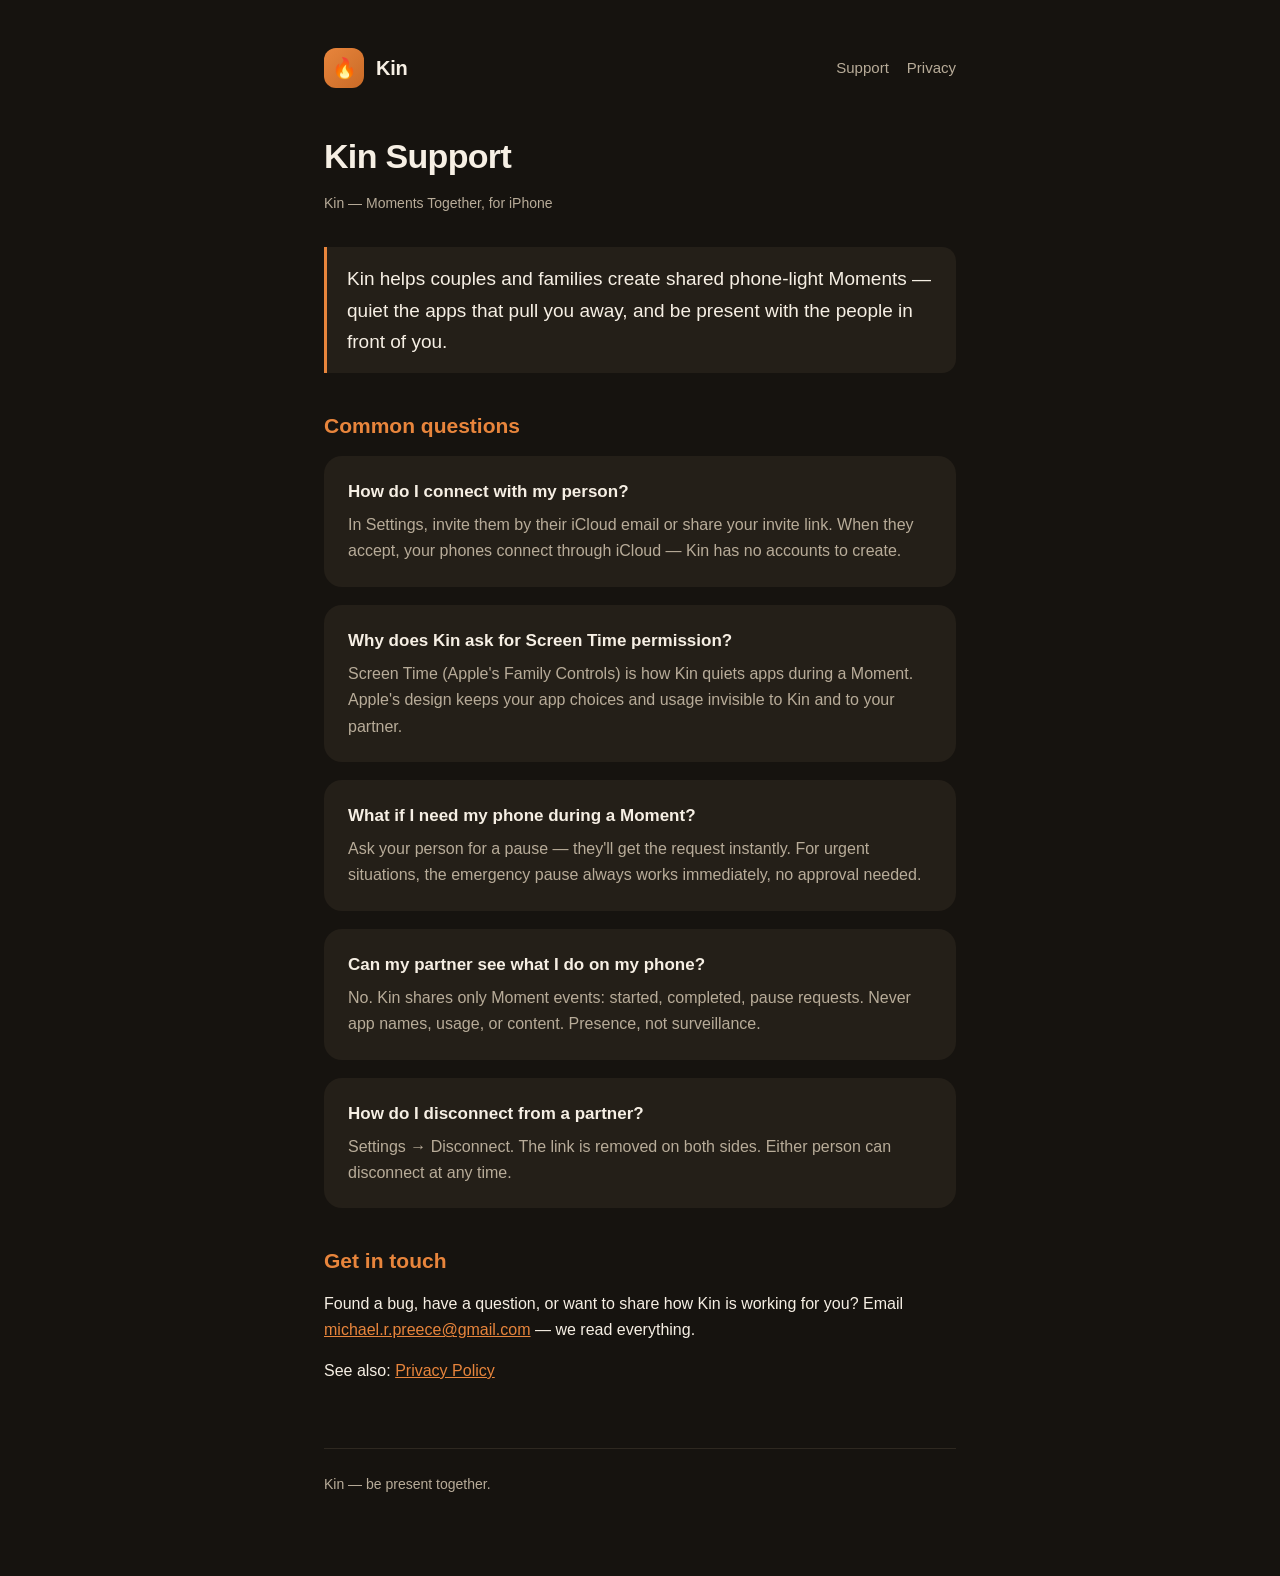
<file: index.html>
<!DOCTYPE html>
<html lang="en">
<head>
<meta charset="utf-8">
<meta name="viewport" content="width=device-width, initial-scale=1">
<title>Support — Kin</title>
<link rel="stylesheet" href="style.css">
</head>
<body>
<div class="wrap">
  <header class="site">
    <div class="flame">🔥</div>
    <span class="name">Kin</span>
    <nav>
      <a href="index.html">Support</a>
      <a href="privacy.html">Privacy</a>
    </nav>
  </header>

  <h1>Kin Support</h1>
  <p class="updated">Kin — Moments Together, for iPhone</p>

  <p class="lede">Kin helps couples and families create shared phone-light Moments — quiet the apps that pull you away, and be present with the people in front of you.</p>

  <h2>Common questions</h2>

  <div class="card">
    <h3>How do I connect with my person?</h3>
    <p>In Settings, invite them by their iCloud email or share your invite link. When they accept, your phones connect through iCloud — Kin has no accounts to create.</p>
  </div>

  <div class="card">
    <h3>Why does Kin ask for Screen Time permission?</h3>
    <p>Screen Time (Apple's Family Controls) is how Kin quiets apps during a Moment. Apple's design keeps your app choices and usage invisible to Kin and to your partner.</p>
  </div>

  <div class="card">
    <h3>What if I need my phone during a Moment?</h3>
    <p>Ask your person for a pause — they'll get the request instantly. For urgent situations, the emergency pause always works immediately, no approval needed.</p>
  </div>

  <div class="card">
    <h3>Can my partner see what I do on my phone?</h3>
    <p>No. Kin shares only Moment events: started, completed, pause requests. Never app names, usage, or content. Presence, not surveillance.</p>
  </div>

  <div class="card">
    <h3>How do I disconnect from a partner?</h3>
    <p>Settings → Disconnect. The link is removed on both sides. Either person can disconnect at any time.</p>
  </div>

  <h2>Get in touch</h2>
  <p>Found a bug, have a question, or want to share how Kin is working for you? Email <a href="mailto:michael.r.preece@gmail.com">michael.r.preece@gmail.com</a> — we read everything.</p>

  <p>See also: <a href="privacy.html">Privacy Policy</a></p>

  <footer>Kin — be present together.</footer>
</div>
</body>
</html>
</file>
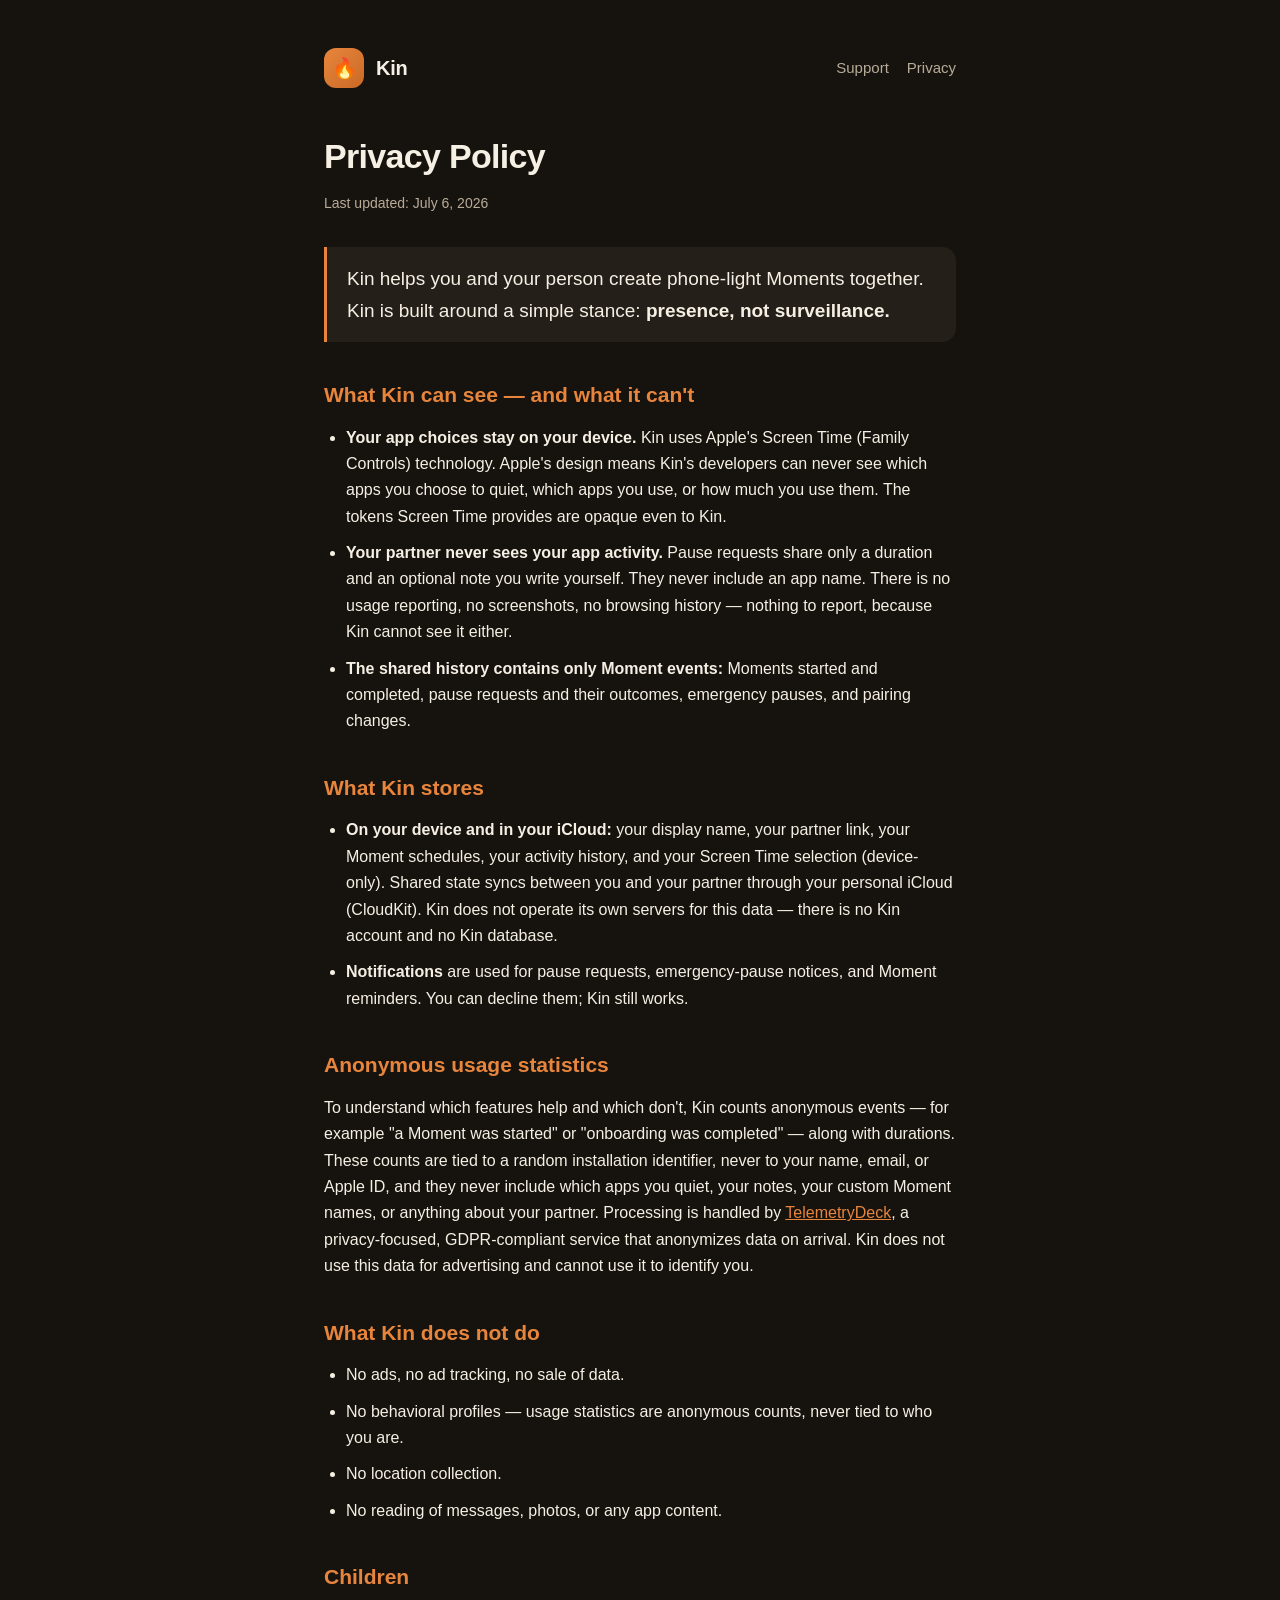
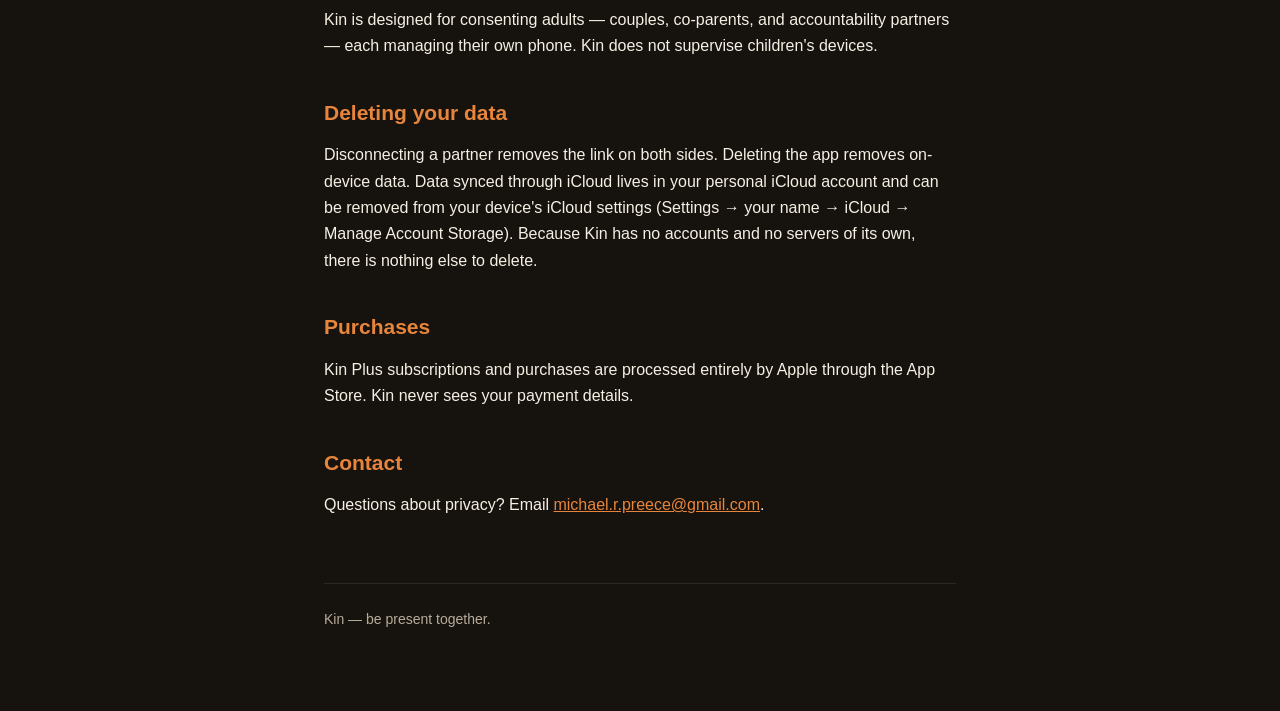
<file: privacy.html>
<!DOCTYPE html>
<html lang="en">
<head>
<meta charset="utf-8">
<meta name="viewport" content="width=device-width, initial-scale=1">
<title>Privacy Policy — Kin</title>
<link rel="stylesheet" href="style.css">
</head>
<body>
<div class="wrap">
  <header class="site">
    <div class="flame">🔥</div>
    <span class="name">Kin</span>
    <nav>
      <a href="index.html">Support</a>
      <a href="privacy.html">Privacy</a>
    </nav>
  </header>

  <h1>Privacy Policy</h1>
  <p class="updated">Last updated: July 6, 2026</p>

  <p class="lede">Kin helps you and your person create phone-light Moments together. Kin is built around a simple stance: <strong>presence, not surveillance.</strong></p>

  <h2>What Kin can see — and what it can't</h2>
  <ul>
    <li><strong>Your app choices stay on your device.</strong> Kin uses Apple's Screen Time (Family Controls) technology. Apple's design means Kin's developers can never see which apps you choose to quiet, which apps you use, or how much you use them. The tokens Screen Time provides are opaque even to Kin.</li>
    <li><strong>Your partner never sees your app activity.</strong> Pause requests share only a duration and an optional note you write yourself. They never include an app name. There is no usage reporting, no screenshots, no browsing history — nothing to report, because Kin cannot see it either.</li>
    <li><strong>The shared history contains only Moment events:</strong> Moments started and completed, pause requests and their outcomes, emergency pauses, and pairing changes.</li>
  </ul>

  <h2>What Kin stores</h2>
  <ul>
    <li><strong>On your device and in your iCloud:</strong> your display name, your partner link, your Moment schedules, your activity history, and your Screen Time selection (device-only). Shared state syncs between you and your partner through your personal iCloud (CloudKit). Kin does not operate its own servers for this data — there is no Kin account and no Kin database.</li>
    <li><strong>Notifications</strong> are used for pause requests, emergency-pause notices, and Moment reminders. You can decline them; Kin still works.</li>
  </ul>

  <h2>Anonymous usage statistics</h2>
  <p>To understand which features help and which don't, Kin counts anonymous events — for example "a Moment was started" or "onboarding was completed" — along with durations. These counts are tied to a random installation identifier, never to your name, email, or Apple ID, and they never include which apps you quiet, your notes, your custom Moment names, or anything about your partner. Processing is handled by <a href="https://telemetrydeck.com/privacy">TelemetryDeck</a>, a privacy-focused, GDPR-compliant service that anonymizes data on arrival. Kin does not use this data for advertising and cannot use it to identify you.</p>

  <h2>What Kin does not do</h2>
  <ul>
    <li>No ads, no ad tracking, no sale of data.</li>
    <li>No behavioral profiles — usage statistics are anonymous counts, never tied to who you are.</li>
    <li>No location collection.</li>
    <li>No reading of messages, photos, or any app content.</li>
  </ul>

  <h2>Children</h2>
  <p>Kin is designed for consenting adults — couples, co-parents, and accountability partners — each managing their own phone. Kin does not supervise children's devices.</p>

  <h2>Deleting your data</h2>
  <p>Disconnecting a partner removes the link on both sides. Deleting the app removes on-device data. Data synced through iCloud lives in your personal iCloud account and can be removed from your device's iCloud settings (Settings → your name → iCloud → Manage Account Storage). Because Kin has no accounts and no servers of its own, there is nothing else to delete.</p>

  <h2>Purchases</h2>
  <p>Kin Plus subscriptions and purchases are processed entirely by Apple through the App Store. Kin never sees your payment details.</p>

  <h2>Contact</h2>
  <p>Questions about privacy? Email <a href="mailto:michael.r.preece@gmail.com">michael.r.preece@gmail.com</a>.</p>

  <footer>Kin — be present together.</footer>
</div>
</body>
</html>
</file>
<file: style.css>
:root {
  --ink: #16130f;
  --ink-soft: #241f18;
  --cream: #f6efe4;
  --cream-muted: #b8ac99;
  --ember: #e8853c;
  --ember-deep: #c96a26;
}

* { margin: 0; padding: 0; box-sizing: border-box; }

body {
  background: var(--ink);
  color: var(--cream);
  font-family: -apple-system, BlinkMacSystemFont, "Segoe UI", Roboto, sans-serif;
  line-height: 1.65;
  -webkit-font-smoothing: antialiased;
}

.wrap {
  max-width: 680px;
  margin: 0 auto;
  padding: 48px 24px 80px;
}

header.site {
  display: flex;
  align-items: center;
  gap: 12px;
  margin-bottom: 40px;
}

.flame {
  width: 40px;
  height: 40px;
  border-radius: 12px;
  background: linear-gradient(135deg, var(--ember), var(--ember-deep));
  display: flex;
  align-items: center;
  justify-content: center;
  font-size: 20px;
}

header.site .name {
  font-size: 20px;
  font-weight: 700;
  letter-spacing: -0.01em;
}

header.site nav {
  margin-left: auto;
  display: flex;
  gap: 18px;
}

header.site nav a {
  color: var(--cream-muted);
  text-decoration: none;
  font-size: 15px;
}

header.site nav a:hover { color: var(--ember); }

h1 {
  font-size: 34px;
  font-weight: 800;
  letter-spacing: -0.02em;
  margin-bottom: 8px;
}

.updated {
  color: var(--cream-muted);
  font-size: 14px;
  margin-bottom: 32px;
}

.lede {
  font-size: 19px;
  color: var(--cream);
  background: var(--ink-soft);
  border-left: 3px solid var(--ember);
  padding: 16px 20px;
  border-radius: 0 14px 14px 0;
  margin-bottom: 36px;
}

h2 {
  font-size: 21px;
  font-weight: 700;
  margin: 36px 0 12px;
  color: var(--ember);
}

p { margin-bottom: 14px; }

ul { margin: 0 0 14px 22px; }
li { margin-bottom: 10px; }

strong { color: var(--cream); }

a { color: var(--ember); }

.card {
  background: var(--ink-soft);
  border-radius: 18px;
  padding: 22px 24px;
  margin-bottom: 18px;
}

.card h3 {
  font-size: 17px;
  margin-bottom: 6px;
}

.card p { margin-bottom: 0; color: var(--cream-muted); }

footer {
  margin-top: 64px;
  padding-top: 24px;
  border-top: 1px solid #2e2820;
  color: var(--cream-muted);
  font-size: 14px;
}
</file>
